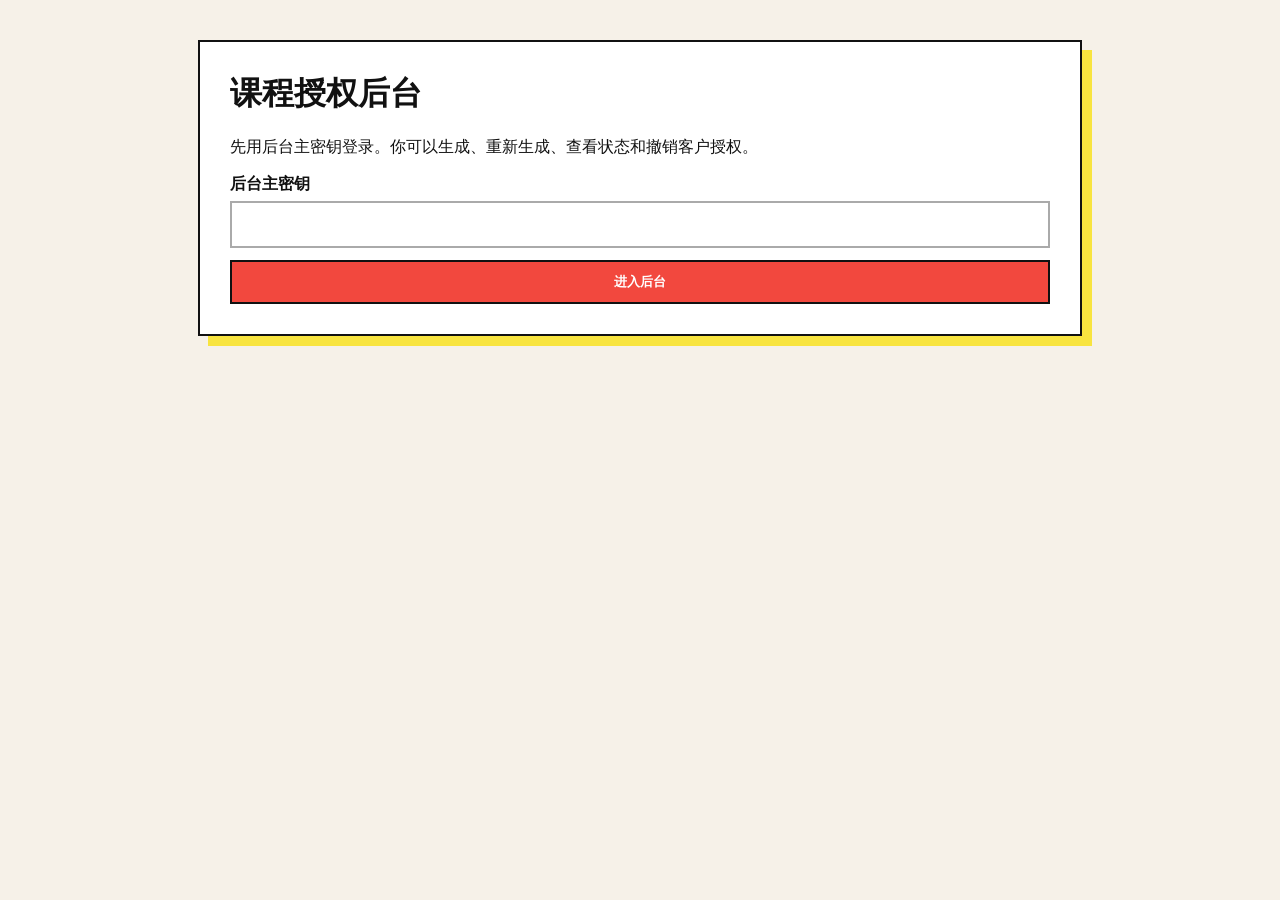
<file: admin.html>
<!doctype html><html lang="zh-CN"><meta charset="utf-8"><meta name="viewport" content="width=device-width,initial-scale=1"><title>课程授权后台</title>
<link rel="icon" href="assets/brand-mark-current.svg?v=20260828" type="image/svg+xml"><style>body{margin:0;padding:40px 18px;background:#f6f1e8;font-family:system-ui,"Microsoft YaHei",sans-serif;color:#111}.panel{max-width:820px;margin:auto;padding:30px;background:#fff;border:2px solid #111;box-shadow:10px 10px #f8e43f}h1{margin-top:0}form{display:grid;gap:12px}label{display:grid;gap:6px;font-weight:800}input{padding:12px;border:2px solid #aaa;font:inherit}button{padding:11px 16px;border:2px solid #111;background:#f2483e;color:#fff;font-weight:900;cursor:pointer}.secondary{background:#fff;color:#111}.hidden{display:none}.result{margin-top:20px;padding:18px;background:#111;color:#fff}.result code{color:#f8e43f;font-size:18px;word-break:break-all}.error{color:#c22;font-weight:800}.records{margin-top:28px;border-top:1px solid #ccc;padding-top:18px}.record{display:grid;grid-template-columns:1.4fr 1fr auto auto;gap:10px;align-items:center;padding:12px 0;border-bottom:1px solid #ddd}.muted{color:#777}@media(max-width:650px){.record{grid-template-columns:1fr}.panel{padding:22px}}</style>
<body><main class="panel"><h1>课程授权后台</h1><p>先用后台主密钥登录。你可以生成、重新生成、查看状态和撤销客户授权。</p><form id="login"><label>后台主密钥<input id="masterKey" type="password" required></label><button>进入后台</button></form><section id="workspace" class="hidden"><form id="generate"><label>客户手机号或邮箱<input id="identifier" required></label><button>生成 / 重新生成密钥</button></form><p id="error" class="error"></p><div id="result" class="result hidden">账号：<code id="outId"></code><br>新密钥：<code id="outKey"></code></div><section class="records"><strong>授权记录</strong><div id="records-list" class="muted">载入中…</div></section></section></main>
<script>const login=document.querySelector('#login'),workspace=document.querySelector('#workspace'),generate=document.querySelector('#generate'),error=document.querySelector('#error'),recordsList=document.querySelector('#records-list');async function loadRecords(){const r=await fetch('/api/admin/records');if(!r.ok){recordsList.textContent='无法读取授权记录';return}const data=await r.json();recordsList.innerHTML=data.records.length?data.records.sort((a,b)=>b.updatedAt.localeCompare(a.updatedAt)).map(x=>`<div class="record"><span>${x.identifier}</span><span>${x.status==='active'?'有效':'已撤销'} · ${new Date(x.updatedAt).toLocaleString()}</span><button class="secondary" data-revoke="${x.identifier}" ${x.status==='revoked'?'disabled':''}>撤销</button><button data-regenerate="${x.identifier}">重新生成</button></div>`).join(''):'暂无授权记录'}login.addEventListener('submit',async e=>{e.preventDefault();const r=await fetch('/api/admin/login',{method:'POST',headers:{'content-type':'application/json'},body:JSON.stringify({masterKey:document.querySelector('#masterKey').value})});if(!r.ok){error.textContent='后台主密钥不正确';return}login.classList.add('hidden');workspace.classList.remove('hidden');loadRecords()});generate.addEventListener('submit',async e=>{e.preventDefault();error.textContent='';const identifier=document.querySelector('#identifier').value.trim();const r=await fetch('/api/admin/generate',{method:'POST',headers:{'content-type':'application/json'},body:JSON.stringify({identifier})});const data=await r.json();if(!r.ok){error.textContent=data.message||'生成失败';return}document.querySelector('#outId').textContent=data.identifier;document.querySelector('#outKey').textContent=data.key;document.querySelector('#result').classList.remove('hidden');loadRecords()});recordsList.addEventListener('click',async e=>{const revoke=e.target.closest('[data-revoke]'),regen=e.target.closest('[data-regenerate]');if(revoke){if(!confirm('撤销后客户将无法继续登录，确定吗？'))return;await fetch('/api/admin/records',{method:'DELETE',headers:{'content-type':'application/json'},body:JSON.stringify({identifier:revoke.dataset.revoke})});loadRecords()}if(regen){document.querySelector('#identifier').value=regen.dataset.regenerate;generate.requestSubmit()}});</script></body></html>
</file>
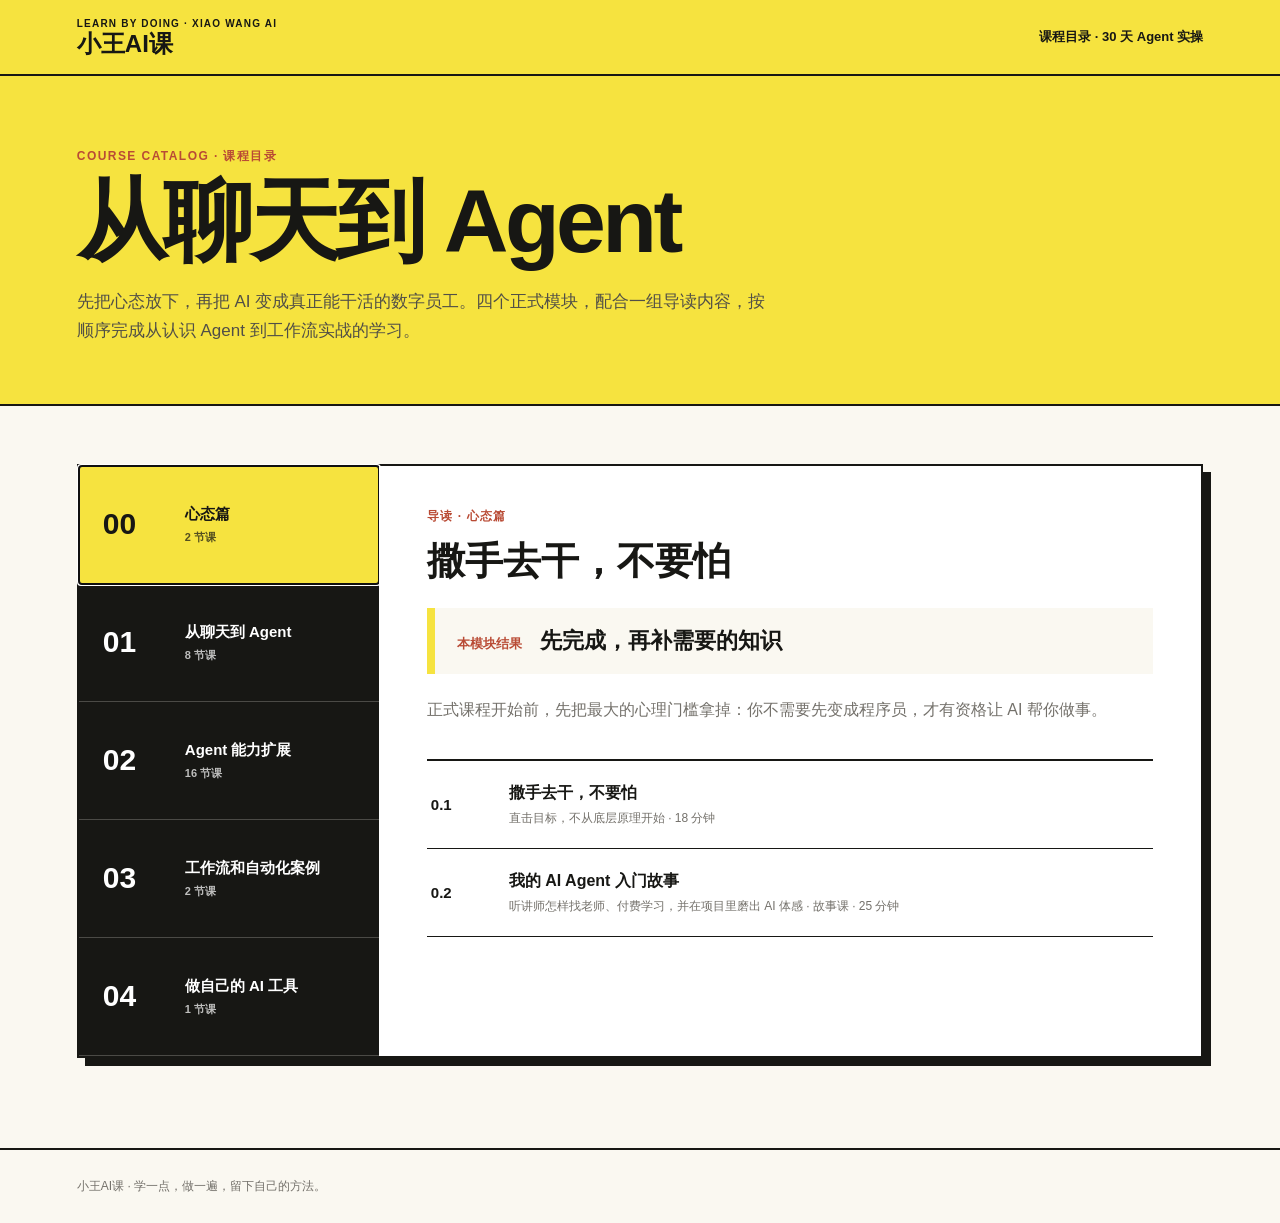
<file: course-catalog.html>
<!doctype html>
<html lang="zh-CN">
  <head>
    <meta charset="utf-8" />
    <meta name="viewport" content="width=device-width, initial-scale=1" />
    <meta name="description" content="小王AI课课程目录：从聊天到 Agent，逐步搭建自己的 AI 数字员工。" />
    <title>小王AI课｜课程目录</title>
    <style>
      :root {
        --ink: #171714;
        --muted: #74716b;
        --paper: #faf8f1;
        --paper-deep: #f0ede4;
        --yellow: #f6e33f;
        --green: #b8dfcc;
        --red: #b94b35;
        --line: 2px solid var(--ink);
        --shadow: 8px 8px 0 var(--ink);
      }
      * { box-sizing: border-box; }
      html { background: var(--paper); }
      body { margin: 0; color: var(--ink); background: var(--paper); font-family: Arial, "Microsoft YaHei", sans-serif; }
      button { font: inherit; }
      .topbar { display: flex; align-items: center; justify-content: space-between; min-height: 76px; padding: 14px 6vw; border-bottom: var(--line); background: var(--yellow); }
      .brand { color: var(--ink); text-decoration: none; }
      .brand small { display: block; margin-bottom: 3px; font-size: 10px; font-weight: 900; letter-spacing: .12em; }
      .brand strong { display: block; font-size: 24px; line-height: 1; }
      .topbar-note { font-size: 13px; font-weight: 800; }
      .hero { padding: 72px 6vw 58px; border-bottom: var(--line); background: var(--yellow); }
      .eyebrow { margin: 0 0 14px; color: var(--red); font-size: 12px; font-weight: 900; letter-spacing: .12em; }
      h1 { max-width: 800px; margin: 0; font-size: clamp(46px, 7vw, 104px); line-height: .95; letter-spacing: -.04em; }
      .hero p:last-child { max-width: 700px; margin: 24px 0 0; color: #514f47; font-size: 17px; line-height: 1.7; }
      .catalog-shell { width: min(1500px, 88vw); margin: 58px auto 90px; }
      .catalog { display: grid; grid-template-columns: 300px minmax(0, 1fr); border: var(--line); box-shadow: var(--shadow); background: white; }
      .module-nav { background: var(--ink); }
      .module-tab { width: 100%; min-height: 118px; display: grid; grid-template-columns: 66px minmax(0, 1fr); align-items: center; gap: 16px; padding: 20px 24px; color: white; text-align: left; border: 0; border-bottom: 1px solid #4b4a46; background: transparent; cursor: pointer; }
      .module-tab:hover { background: #292925; }
      .module-tab[aria-selected="true"] { color: var(--ink); background: var(--yellow); }
      .module-tab b { font-size: 30px; font-weight: 900; }
      .module-tab span { display: block; font-size: 15px; font-weight: 900; line-height: 1.35; }
      .module-tab small { display: block; margin-top: 5px; font-size: 11px; font-weight: 700; opacity: .72; }
      .module-content { padding: 42px 48px 28px; background: white; }
      .module-kicker { margin: 0 0 14px; color: var(--red); font-size: 12px; font-weight: 900; letter-spacing: .1em; }
      .module-content h2 { margin: 0; font-size: clamp(27px, 3vw, 42px); line-height: 1.12; }
      .module-result { display: flex; align-items: baseline; gap: 18px; margin: 26px 0 22px; padding: 18px 22px; border-left: 8px solid var(--yellow); background: var(--paper); }
      .module-result span { color: var(--red); font-size: 13px; font-weight: 900; }
      .module-result strong { font-size: 22px; }
      .module-description { max-width: 780px; margin: 0 0 34px; color: var(--muted); font-size: 16px; line-height: 1.8; }
      .lesson-list { margin: 0; padding: 0; list-style: none; border-top: var(--line); }
      .lesson-item { display: grid; grid-template-columns: 60px minmax(0, 1fr); gap: 18px; align-items: center; min-height: 88px; padding: 16px 4px; border-bottom: 1px solid var(--ink); }
      .lesson-no { font-size: 15px; font-weight: 900; }
      .lesson-item strong { display: block; margin-bottom: 5px; font-size: 16px; line-height: 1.45; }
      .lesson-item small { display: block; color: var(--muted); font-size: 12px; line-height: 1.5; }
      .lesson-group { display: flex; align-items: center; gap: 10px; min-height: 40px; margin-top: 16px; padding: 0 12px; border-block: 1px solid var(--ink); background: var(--paper-deep); font-size: 13px; font-weight: 900; }
      .lesson-group:first-child { margin-top: 0; }
      .lesson-group::before { content: ""; width: 8px; height: 21px; background: var(--ink); }
      .lesson-group small { margin-left: auto; color: var(--muted); font-size: 11px; font-weight: 700; }
      .lesson-group.skills { background: #fff6a6; }
      .lesson-group.skills::before { background: var(--yellow); }
      .lesson-group.knowledge { background: #dcefe8; }
      .lesson-group.knowledge::before { background: #2b9b70; }
      .lesson-group.browser { background: #f8dfd5; }
      .lesson-group.browser::before { background: var(--red); }
      .footer { padding: 28px 6vw; border-top: var(--line); color: var(--muted); font-size: 12px; }
      @media (max-width: 800px) {
        .topbar { padding-inline: 20px; }
        .topbar-note { display: none; }
        .hero { padding: 48px 20px 40px; }
        .catalog-shell { width: auto; margin: 28px 16px 60px; }
        .catalog { display: block; box-shadow: 4px 4px 0 var(--ink); }
        .module-nav { display: grid; grid-template-columns: repeat(5, minmax(128px, 1fr)); overflow-x: auto; }
        .module-tab { min-height: 100px; grid-template-columns: 1fr; gap: 4px; padding: 14px 13px; }
        .module-tab b { font-size: 22px; }
        .module-tab span { font-size: 12px; }
        .module-tab small { font-size: 10px; }
        .module-content { padding: 28px 18px 18px; }
        .module-result { display: block; padding: 14px 16px; }
        .module-result strong { display: block; margin-top: 6px; font-size: 19px; }
        .lesson-item { grid-template-columns: 44px minmax(0, 1fr); gap: 10px; min-height: 82px; }
        .lesson-item strong { font-size: 14px; }
        .lesson-item small { font-size: 11px; }
      }
    </style>
  </head>
  <body>
    <header class="topbar">
      <a class="brand" href="course-catalog.html"><small>LEARN BY DOING · XIAO WANG AI</small><strong>小王AI课</strong></a>
      <span class="topbar-note">课程目录 · 30 天 Agent 实操</span>
    </header>
    <section class="hero">
      <p class="eyebrow">COURSE CATALOG · 课程目录</p>
      <h1>从聊天到 Agent</h1>
      <p>先把心态放下，再把 AI 变成真正能干活的数字员工。四个正式模块，配合一组导读内容，按顺序完成从认识 Agent 到工作流实战的学习。</p>
    </section>
    <main class="catalog-shell">
      <div class="catalog">
        <nav class="module-nav" id="module-nav" aria-label="课程模块"></nav>
        <section class="module-content" aria-live="polite">
          <p class="module-kicker" id="module-kicker"></p>
          <h2 id="module-title"></h2>
          <div class="module-result"><span>本模块结果</span><strong id="module-result"></strong></div>
          <p class="module-description" id="module-description"></p>
          <ol class="lesson-list" id="lesson-list"></ol>
        </section>
      </div>
    </main>
    <footer class="footer">小王AI课 · 学一点，做一遍，留下自己的方法。</footer>
    <script>
      const modules = [
        { no: "00", label: "心态篇", title: "撒手去干，不要怕", result: "先完成，再补需要的知识", description: "正式课程开始前，先把最大的心理门槛拿掉：你不需要先变成程序员，才有资格让 AI 帮你做事。", lessons: [
          ["0.1", "撒手去干，不要怕", "直击目标，不从底层原理开始 · 18 分钟"],
          ["0.2", "我的 AI Agent 入门故事", "听讲师怎样找老师、付费学习，并在项目里磨出 AI 体感 · 故事课 · 25 分钟"]
        ] },
        { no: "01", label: "从聊天到 Agent", title: "从聊天到 Agent", result: "让 AI 成为你的第一个数字员工", description: "这一模块不急着安装一堆工具。我们从真正会遇到的困惑出发：Agent 和聊天有什么不同、工具怎么选、为什么会跑偏，以及怎样安全地把第一件事交出去。", lessons: [
          ["1.1", "你的 AI 只会聊天，还是能干活？", "现场看 AI 把一件真事干完：整理桌面、清理 C 盘、检查网速 · 25 分钟"],
          ["1.2", "给你的 AI 员工办入职：装好三个工具", "先挑优秀员工：用 Codex、WorkBuddy、豆包工作各跑通一件擅长的事 · 35 分钟"],
          ["1.3", "Codex：老板的心头肉", "官方安装与麒麟中转站接入：充值、兑换、密钥配置一次讲清 · 40 分钟"],
          ["1.4", "老板怎么派活：把活交代漂亮", "先说意图，再谈做法：用七要素把活交代清楚，先让 AI 做到 70 分以上 · 30 分钟"],
          ["1.5", "让 Agent 员工掌握 72 变，插上翅膀", "先完成，再完美：认识浏览器自动化、MCP、Skill、知识库四样翅膀 · 35 分钟"],
          ["1.6", "让 Agent 7×24 小时替你干活", "定时任务到点自动开工 + 多任务并行同时干——你睡觉，它干活 · 25 分钟"],
          ["1.7", "用 CC Switch 切换员工，降低 Agent 使用成本", "用 CC Switch 切换数字员工：在 Codex 里接入 DeepSeek 和其他供应商 · 40 分钟"],
          ["1.8", "GitHub 的神奇用法", "保存工作记录、获取 Skill、发现优秀 AI 项目，还能把网站上线 · 55 分钟"]
        ] },
        { no: "02", label: "Agent 能力扩展", title: "Agent 能力扩展", result: "让 Agent 具备可复用、可调用的能力", description: "从会用 Agent 到让 Agent 真正能干活：逐步补齐上下文、Skill、知识库与浏览器自动化能力。", groups: [
          { label: "模块导读", className: "orientation", count: 2 }, { label: "Skills 进阶", className: "skills", count: 7 }, { label: "知识库进阶", className: "knowledge", count: 4 }, { label: "浏览器自动化进阶", className: "browser", count: 3 }
        ], lessons: [
          ["2.1", "导读：让 Agent 学会 72 变，插上翅膀", "先看懂 Skill、知识库、上下文和浏览器自动化各自解决什么问题 · 15 分钟", "模块导读"],
          ["2.2", "给足上下文：截图大法，让 AI 快速定位问题", "用参考图说明目标，用标注图指出不满，让 AI 少猜一步 · 30 分钟", "模块导读"],
          ["2.3", "Skill进阶：为什么 Skill 这么神奇？", "把别人的经验、品味和方法复用到自己的 Agent · 30 分钟", "Skills 进阶"],
          ["2.4", "Skill 的技能：无痛使用 Skills 技能", "获取 Skill 技能的四种方式 · 35 分钟", "Skills 进阶"],
          ["2.5", "Skills 进阶：无痛制作 Skills 技能，做出专属的技能", "先跑一遍，再沉淀：把一套稳定方法变成 Agent 的专属技能 · 35 分钟", "Skills 进阶"],
          ["2.6", "Skill进阶：把一本书蒸馏成 Skill", "不用读完，让 AI 把书里的方法论变成可执行的技能 · 30 分钟", "Skills 进阶"],
          ["2.7", "Skill进阶：把一个大 V 蒸馏成 Skill", "分析博主的选题/风格/结构，变成你自己的写作助手 · 30 分钟", "Skills 进阶"],
          ["2.8", "Skill进阶：别从零造，把别人的 Skill 改成你的", "好 Skill 直接拿来用，只改你真正忍不了的 5%—10% · 25 分钟", "Skills 进阶"],
          ["2.9", "Skill进阶：如何团队共享一个 Skill", "GitHub 中央仓库维护唯一最新版本，团队成员同步到自己的 Agent · 30 分钟", "Skills 进阶"],
          ["2.10", "知识库进阶：为什么要学习知识库？", "从收藏夹到 Agent 的工作底座：先定义要解决的任务 · 20 分钟", "知识库进阶"],
          ["2.11", "知识库进阶：为什么我们要选择 Obsidian？", "Obsidian 只是编辑器，本地 Markdown 才是底座 · 25 分钟", "知识库进阶"],
          ["2.12", "知识库进阶：让外部素材自动流进来", "从收件箱到正式知识：筛选、落盘、复核、归档 · 25 分钟", "知识库进阶"],
          ["2.13", "知识库进阶：让 Agent 读你的知识库", "目录是地图，README 是路牌，Agent 先读规则再找文件 · 30 分钟", "知识库进阶"],
          ["2.14", "浏览器自动化进阶：让你的收藏宝贝信息二次利用", "从 Twitter 书签、抖音和小红书收藏里提炼好内容，交给 Agent 分析并沉淀 · 35 分钟", "浏览器自动化进阶"],
          ["2.15", "浏览器自动化进阶：监控变化自动提醒", "盯一个页面，变了就通知你——抢课/比价/盯更新 · 25 分钟", "浏览器自动化进阶"],
          ["2.16", "浏览器自动化进阶：操作网页后台与发布", "没有 API 的网站也能操作：填表、发布、批量处理 · 25 分钟", "浏览器自动化进阶"]
        ] },
        { no: "03", label: "工作流和自动化案例", title: "工作流和自动化案例", result: "把重复的事交出去，一次搭好反复用", description: "识别真正值得自动化的环节，设计输入、处理、检查与交付，让 AI 不再每次从头猜。", lessons: [["3.1", "从0~1跑通AI自媒体内容流程", "把 Agent、Skill、知识库和浏览器自动化串起来，完整跑通一次内容生产 · 40 分钟"], ["3.2", "人在外面玩，活照样干：手机自动化办公", "Codex + 浏览器自动化 + 悠悠远程 + 一部手机，边溜达边把活干完 · 22 分钟"]] },
        { no: "04", label: "做自己的 AI 工具", title: "做自己的 AI 工具", result: "从一个真实问题做到一个能用的第一版", description: "把一句话需求做成一个能跑、能发给别人、能上线的真实产品。", lessons: [["4.1", "小白也能用 Agent 做出微信小程序", "从一句话需求到真机可用的微信小程序，全程不用写代码 · 40 分钟"]] }
      ];
      const nav = document.querySelector("#module-nav");
      const title = document.querySelector("#module-title");
      const kicker = document.querySelector("#module-kicker");
      const result = document.querySelector("#module-result");
      const description = document.querySelector("#module-description");
      const list = document.querySelector("#lesson-list");
      function render(index) {
        const module = modules[index];
        nav.innerHTML = modules.map((item, itemIndex) => `<button class="module-tab" type="button" role="tab" aria-selected="${itemIndex === index}" data-module="${itemIndex}"><b>${item.no}</b><span>${item.label}<small>${item.lessons.length} 节课</small></span></button>`).join("");
        kicker.textContent = index === 0 ? "导读 · 心态篇" : `模块 ${module.no} · ${module.label}`;
        title.textContent = module.title;
        result.textContent = module.result;
        description.textContent = module.description;
        let lastGroup = "";
        list.innerHTML = module.lessons.map(lesson => {
          const group = lesson[3];
          const groupData = module.groups?.find(item => item.label === group);
          const groupMarkup = group && group !== lastGroup ? `<li class="lesson-group ${groupData?.className || ""}"><strong>${group}</strong><small>${groupData?.count || ""} 节课</small></li>` : "";
          lastGroup = group || lastGroup;
          return `${groupMarkup}<li class="lesson-item"><span class="lesson-no">${lesson[0]}</span><span><strong>${lesson[1]}</strong><small>${lesson[2]}</small></span></li>`;
        }).join("");
        nav.querySelector(`[data-module="${index}"]`).focus({ preventScroll: true });
      }
      nav.addEventListener("click", event => { const button = event.target.closest("[data-module]"); if (button) render(Number(button.dataset.module)); });
      render(0);
    </script>
  </body>
</html>
</file>
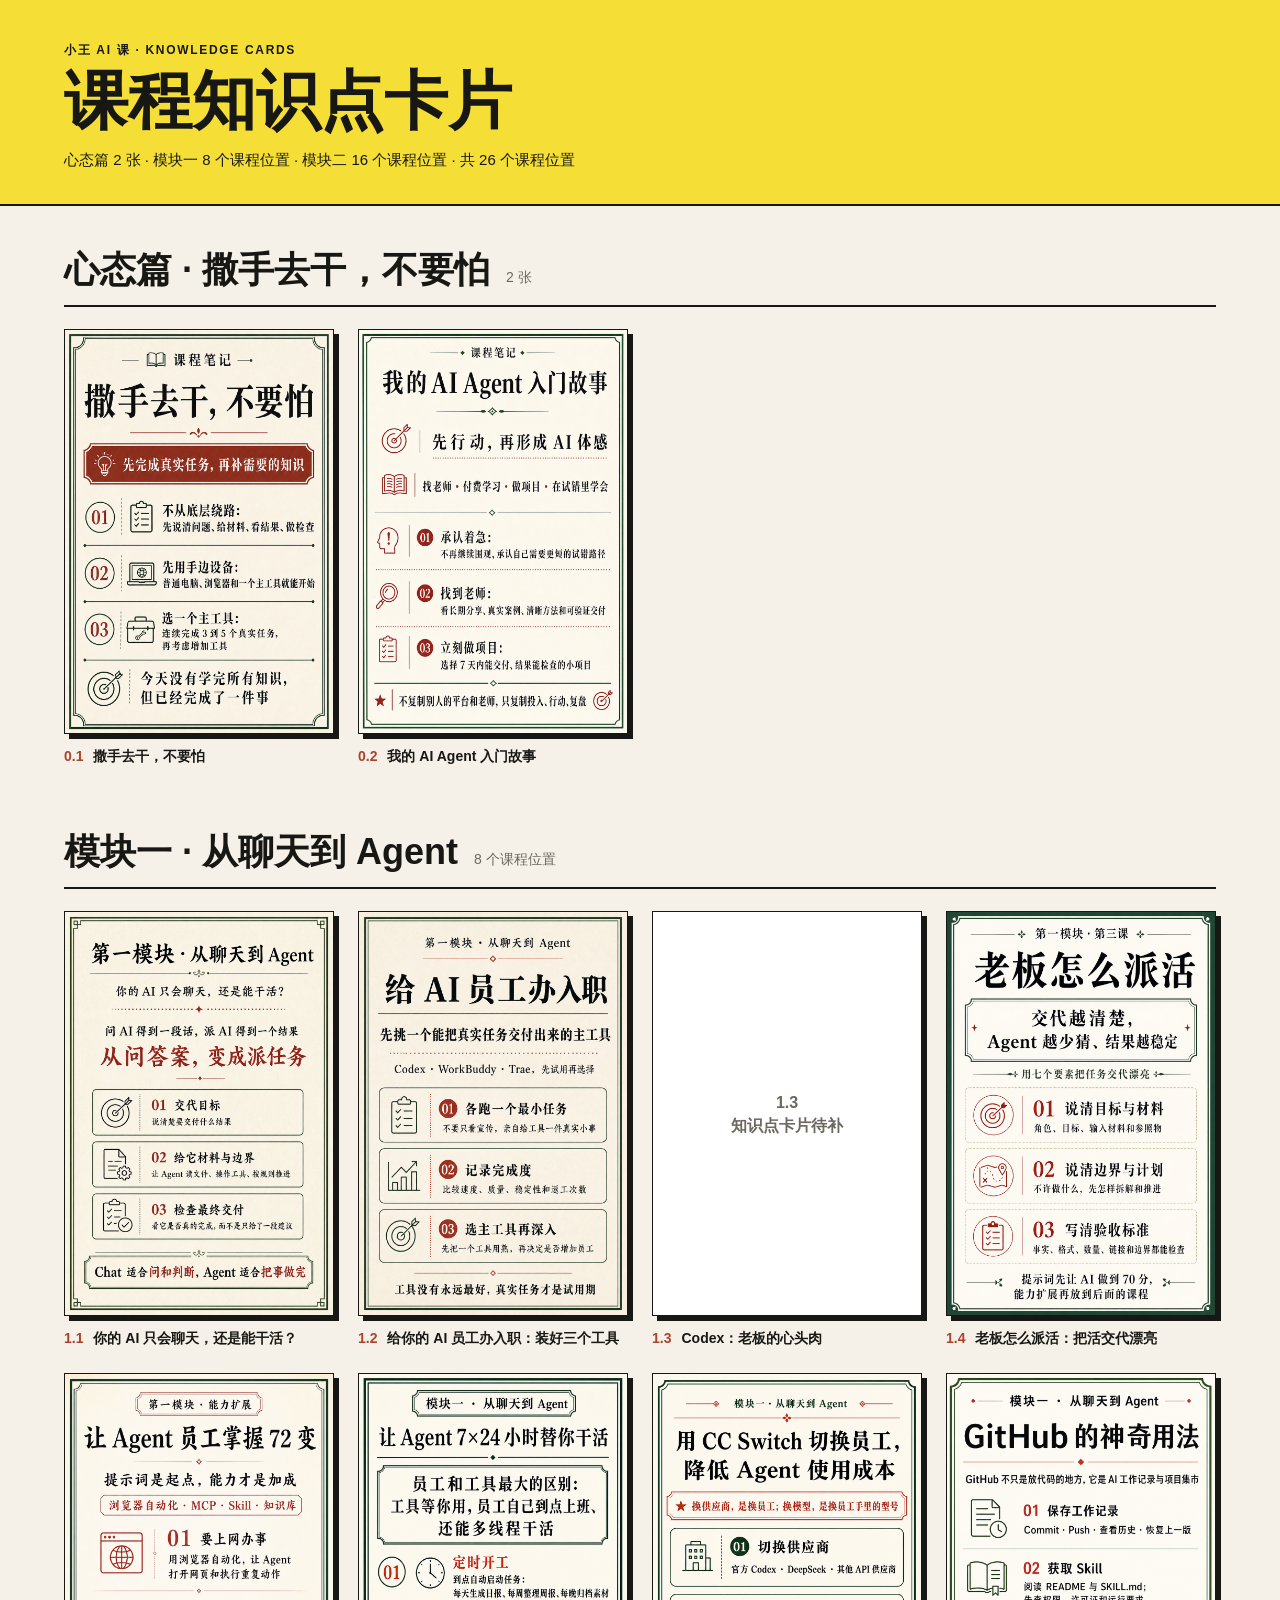
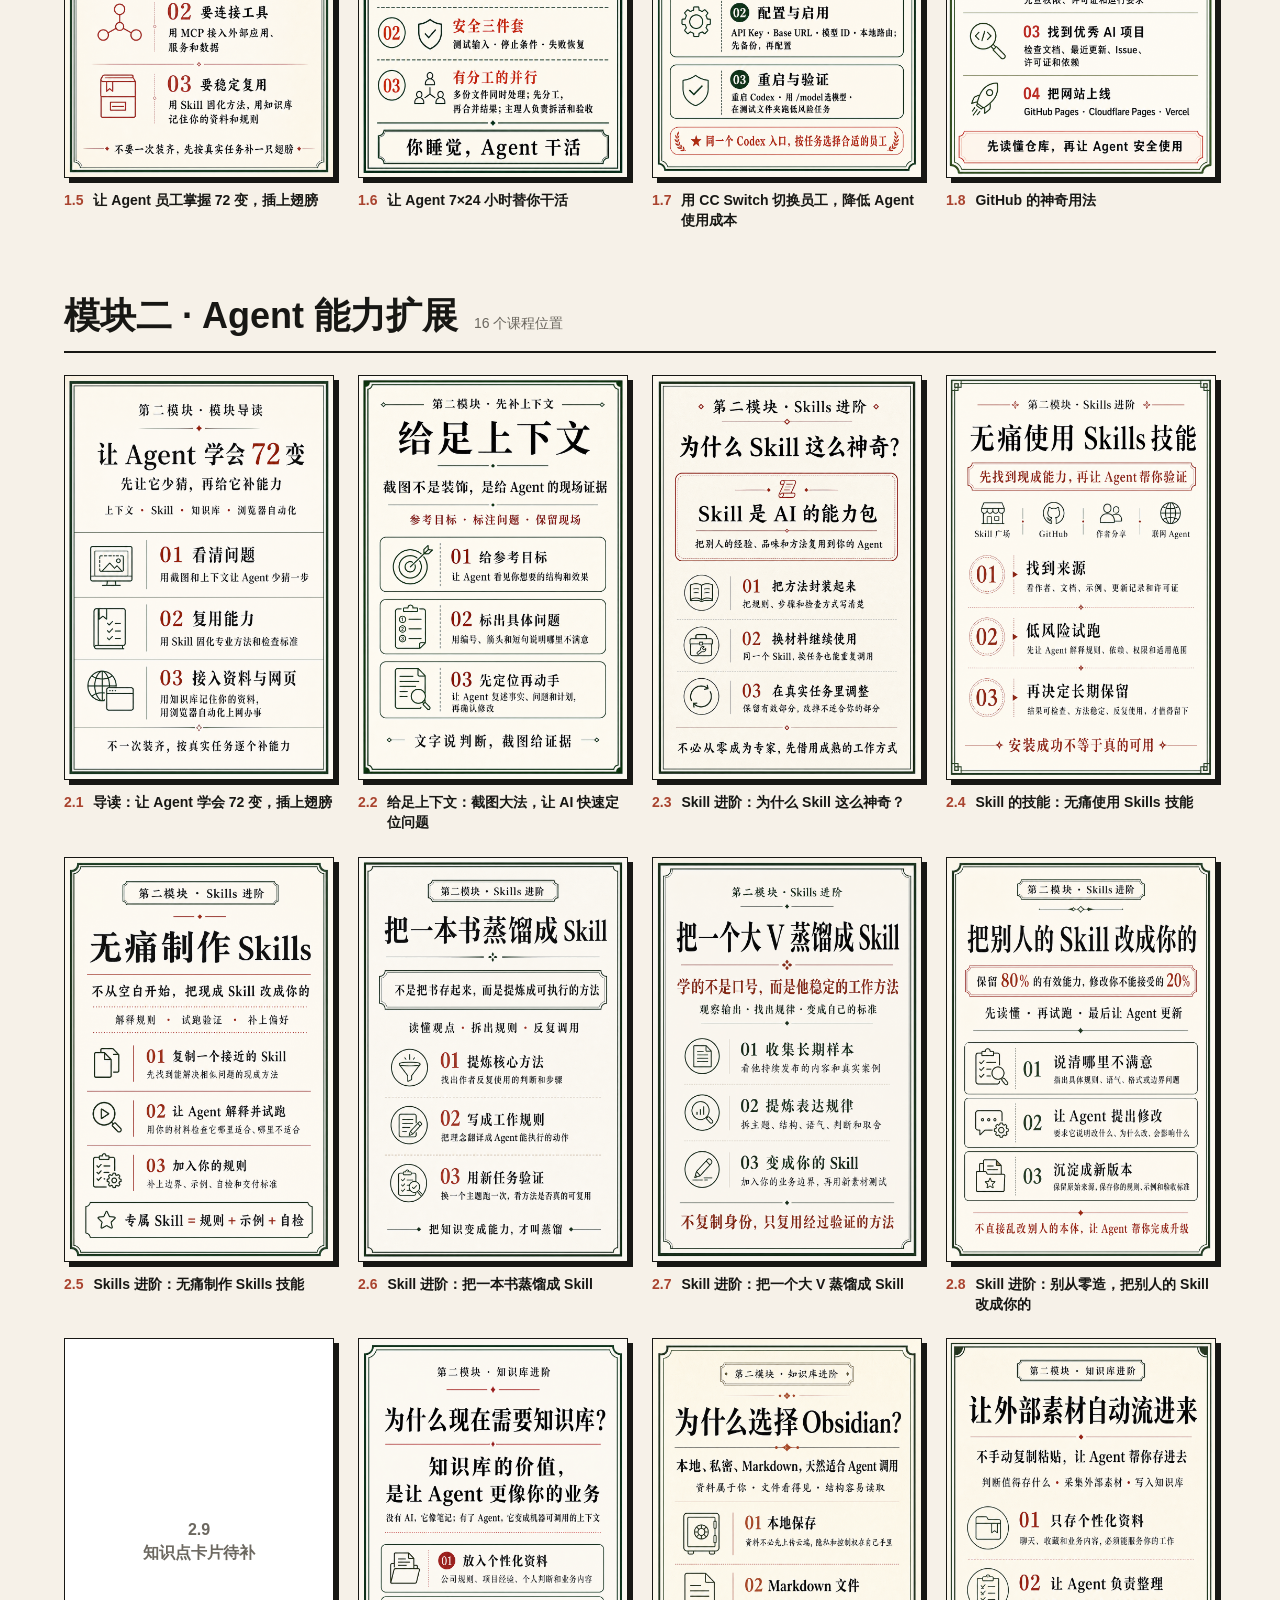
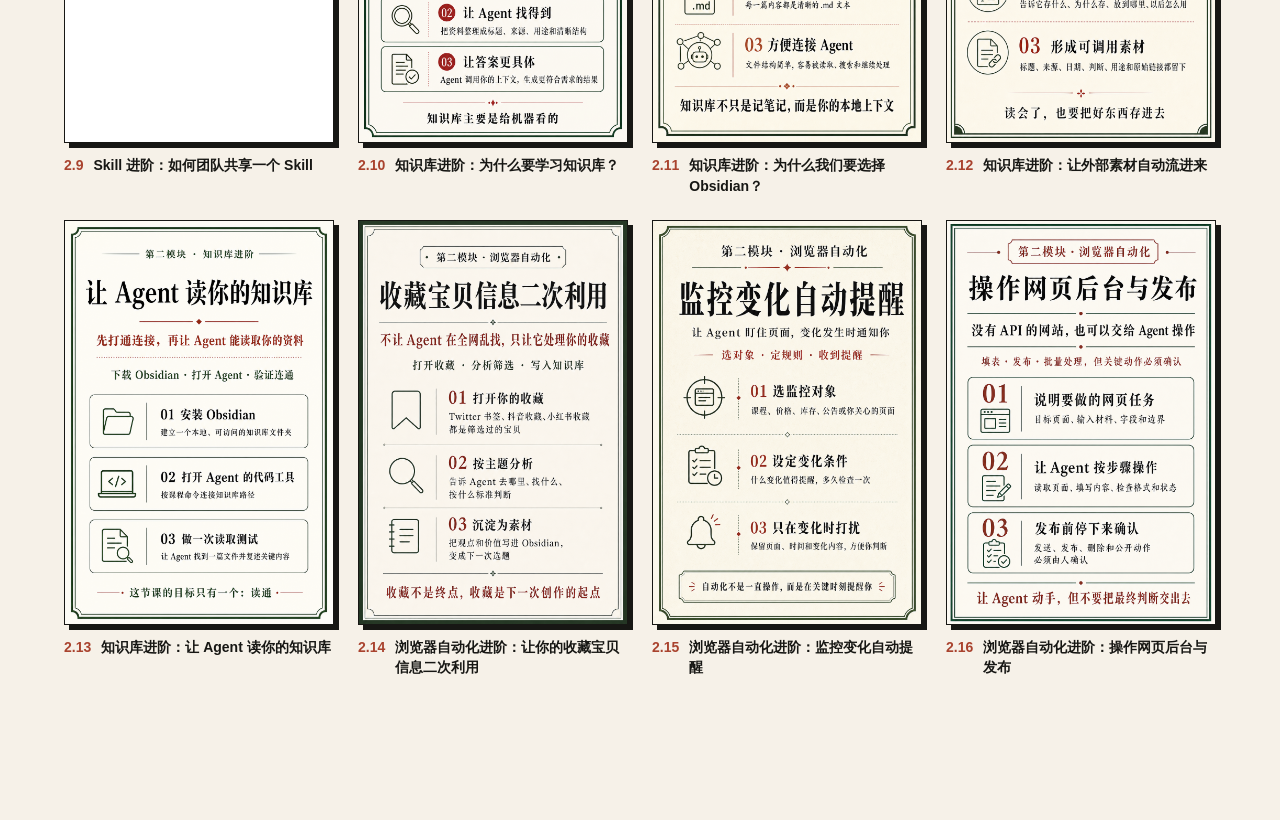
<file: preview-cards.html>
<!doctype html>
<html lang="zh-CN">
  <head>
    <meta charset="utf-8" />
    <meta name="viewport" content="width=device-width, initial-scale=1" />
    <title>课程知识点卡片预览</title>
    <style>
      :root { color-scheme: light; --ink: #171714; --paper: #f6f1e8; --yellow: #f5df36; }
      * { box-sizing: border-box; }
      body { margin: 0; color: var(--ink); background: var(--paper); font-family: Arial, "Microsoft YaHei", sans-serif; }
      header { padding: 42px 5vw 34px; border-bottom: 2px solid var(--ink); background: var(--yellow); }
      header p { margin: 0 0 10px; font-size: 12px; font-weight: 800; letter-spacing: .14em; }
      h1 { margin: 0; font-size: clamp(30px, 5vw, 64px); line-height: 1; }
      header small { display: block; margin-top: 18px; font-size: 15px; }
      main { width: min(1500px, 90vw); margin: 0 auto; padding: 40px 0 80px; }
      section { margin-bottom: 62px; }
      .section-head { display: flex; align-items: baseline; gap: 16px; margin-bottom: 22px; border-bottom: 2px solid var(--ink); }
      .section-head h2 { margin: 0 0 10px; font-size: clamp(22px, 3vw, 36px); }
      .section-head span { color: #6c6860; font-size: 14px; }
      .grid { display: grid; grid-template-columns: repeat(4, minmax(0, 1fr)); gap: 24px; }
      figure { margin: 0; }
      .card { display: block; width: 100%; aspect-ratio: 2 / 3; object-fit: cover; background: #fff; border: 1px solid var(--ink); box-shadow: 5px 5px 0 var(--ink); }
      .card-placeholder { display: grid; place-items: center; padding: 24px; color: #6c6860; text-align: center; font-size: 16px; font-weight: 800; line-height: 1.45; }
      figcaption { display: flex; gap: 10px; align-items: flex-start; padding-top: 12px; font-size: 14px; line-height: 1.45; font-weight: 700; }
      figcaption b { flex: 0 0 auto; color: #a9432e; }
      @media (max-width: 1000px) { .grid { grid-template-columns: repeat(3, minmax(0, 1fr)); } }
      @media (max-width: 680px) { header { padding: 28px 20px; } main { width: auto; margin: 0 20px; padding-top: 28px; } .grid { grid-template-columns: repeat(2, minmax(0, 1fr)); gap: 18px 14px; } .card { box-shadow: 3px 3px 0 var(--ink); } figcaption { font-size: 12px; gap: 6px; } }
    </style>
  </head>
  <body>
    <header>
      <p>小王 AI 课 · KNOWLEDGE CARDS</p>
      <h1>课程知识点卡片</h1>
      <small>心态篇 2 张 · 模块一 8 个课程位置 · 模块二 16 个课程位置 · 共 26 个课程位置</small>
    </header>
    <main>
      <section>
        <div class="section-head"><h2>心态篇 · 撒手去干，不要怕</h2><span>2 张</span></div>
        <div class="grid">
          <figure><img class="card" src="assets/knowledge-cards/lesson-01.png?v=20260825-1636" alt="0.1 撒手去干，不要怕" /><figcaption><b>0.1</b><span>撒手去干，不要怕</span></figcaption></figure>
          <figure><img class="card" src="assets/knowledge-cards/lesson-02.png?v=20260825-1636" alt="0.2 我的 AI Agent 入门故事" /><figcaption><b>0.2</b><span>我的 AI Agent 入门故事</span></figcaption></figure>
        </div>
      </section>
      <section>
        <div class="section-head"><h2>模块一 · 从聊天到 Agent</h2><span>8 个课程位置</span></div>
        <div class="grid">
          <figure><img class="card" src="assets/knowledge-cards/lesson-04.png" alt="1.1 你的 AI 只会聊天，还是能干活" /><figcaption><b>1.1</b><span>你的 AI 只会聊天，还是能干活？</span></figcaption></figure>
          <figure><img class="card" src="assets/knowledge-cards/lesson-05.png" alt="1.2 给你的 AI 员工办入职" /><figcaption><b>1.2</b><span>给你的 AI 员工办入职：装好三个工具</span></figcaption></figure>
          <figure><div class="card card-placeholder">1.3<br />知识点卡片待补</div><figcaption><b>1.3</b><span>Codex：老板的心头肉</span></figcaption></figure>
          <figure><img class="card" src="assets/knowledge-cards/lesson-06.png" alt="1.4 老板怎么派活" /><figcaption><b>1.4</b><span>老板怎么派活：把活交代漂亮</span></figcaption></figure>
          <figure><img class="card" src="assets/knowledge-cards/lesson-07.png" alt="1.5 让 Agent 员工掌握 72 变" /><figcaption><b>1.5</b><span>让 Agent 员工掌握 72 变，插上翅膀</span></figcaption></figure>
          <figure><img class="card" src="assets/knowledge-cards/lesson-08.png" alt="1.6 让 Agent 7x24 小时替你干活" /><figcaption><b>1.6</b><span>让 Agent 7×24 小时替你干活</span></figcaption></figure>
          <figure><img class="card" src="assets/knowledge-cards/lesson-09.png" alt="1.7 用 CC Switch 切换员工" /><figcaption><b>1.7</b><span>用 CC Switch 切换员工，降低 Agent 使用成本</span></figcaption></figure>
          <figure><img class="card" src="assets/knowledge-cards/lesson-10.png" alt="1.8 GitHub 的神奇用法" /><figcaption><b>1.8</b><span>GitHub 的神奇用法</span></figcaption></figure>
        </div>
      </section>
      <section>
        <div class="section-head"><h2>模块二 · Agent 能力扩展</h2><span>16 个课程位置</span></div>
        <div class="grid">
          <figure><img class="card" src="assets/knowledge-cards/lesson-11.png" alt="2.1 导读" /><figcaption><b>2.1</b><span>导读：让 Agent 学会 72 变，插上翅膀</span></figcaption></figure>
          <figure><img class="card" src="assets/knowledge-cards/lesson-12.png" alt="2.2 给足上下文" /><figcaption><b>2.2</b><span>给足上下文：截图大法，让 AI 快速定位问题</span></figcaption></figure>
          <figure><img class="card" src="assets/knowledge-cards/lesson-13.png" alt="2.3 为什么 Skill 这么神奇" /><figcaption><b>2.3</b><span>Skill 进阶：为什么 Skill 这么神奇？</span></figcaption></figure>
          <figure><img class="card" src="assets/knowledge-cards/lesson-14.png" alt="2.4 无痛使用 Skills 技能" /><figcaption><b>2.4</b><span>Skill 的技能：无痛使用 Skills 技能</span></figcaption></figure>
          <figure><img class="card" src="assets/knowledge-cards/lesson-15.png" alt="2.5 无痛制作 Skills 技能" /><figcaption><b>2.5</b><span>Skills 进阶：无痛制作 Skills 技能</span></figcaption></figure>
          <figure><img class="card" src="assets/knowledge-cards/lesson-16.png" alt="2.6 把一本书蒸馏成 Skill" /><figcaption><b>2.6</b><span>Skill 进阶：把一本书蒸馏成 Skill</span></figcaption></figure>
          <figure><img class="card" src="assets/knowledge-cards/lesson-17.png" alt="2.7 把一个大 V 蒸馏成 Skill" /><figcaption><b>2.7</b><span>Skill 进阶：把一个大 V 蒸馏成 Skill</span></figcaption></figure>
          <figure><img class="card" src="assets/knowledge-cards/lesson-18.png" alt="2.8 把别人的 Skill 改成你的" /><figcaption><b>2.8</b><span>Skill 进阶：别从零造，把别人的 Skill 改成你的</span></figcaption></figure>
          <figure><div class="card card-placeholder">2.9<br />知识点卡片待补</div><figcaption><b>2.9</b><span>Skill 进阶：如何团队共享一个 Skill</span></figcaption></figure>
          <figure><img class="card" src="assets/knowledge-cards/lesson-19.png" alt="2.10 为什么要学习知识库" /><figcaption><b>2.10</b><span>知识库进阶：为什么要学习知识库？</span></figcaption></figure>
          <figure><img class="card" src="assets/knowledge-cards/lesson-20.png" alt="2.11 为什么选择 Obsidian" /><figcaption><b>2.11</b><span>知识库进阶：为什么我们要选择 Obsidian？</span></figcaption></figure>
          <figure><img class="card" src="assets/knowledge-cards/lesson-22.png" alt="2.12 让外部素材自动流进来" /><figcaption><b>2.12</b><span>知识库进阶：让外部素材自动流进来</span></figcaption></figure>
          <figure><img class="card" src="assets/knowledge-cards/lesson-21.png" alt="2.13 让 Agent 读你的知识库" /><figcaption><b>2.13</b><span>知识库进阶：让 Agent 读你的知识库</span></figcaption></figure>
          <figure><img class="card" src="assets/knowledge-cards/lesson-23.png" alt="2.14 收藏宝贝信息二次利用" /><figcaption><b>2.14</b><span>浏览器自动化进阶：让你的收藏宝贝信息二次利用</span></figcaption></figure>
          <figure><img class="card" src="assets/knowledge-cards/lesson-24.png" alt="2.15 监控变化自动提醒" /><figcaption><b>2.15</b><span>浏览器自动化进阶：监控变化自动提醒</span></figcaption></figure>
          <figure><img class="card" src="assets/knowledge-cards/lesson-25.png" alt="2.16 操作网页后台与发布" /><figcaption><b>2.16</b><span>浏览器自动化进阶：操作网页后台与发布</span></figcaption></figure>
        </div>
      </section>
    </main>
  </body>
</html>
</file>
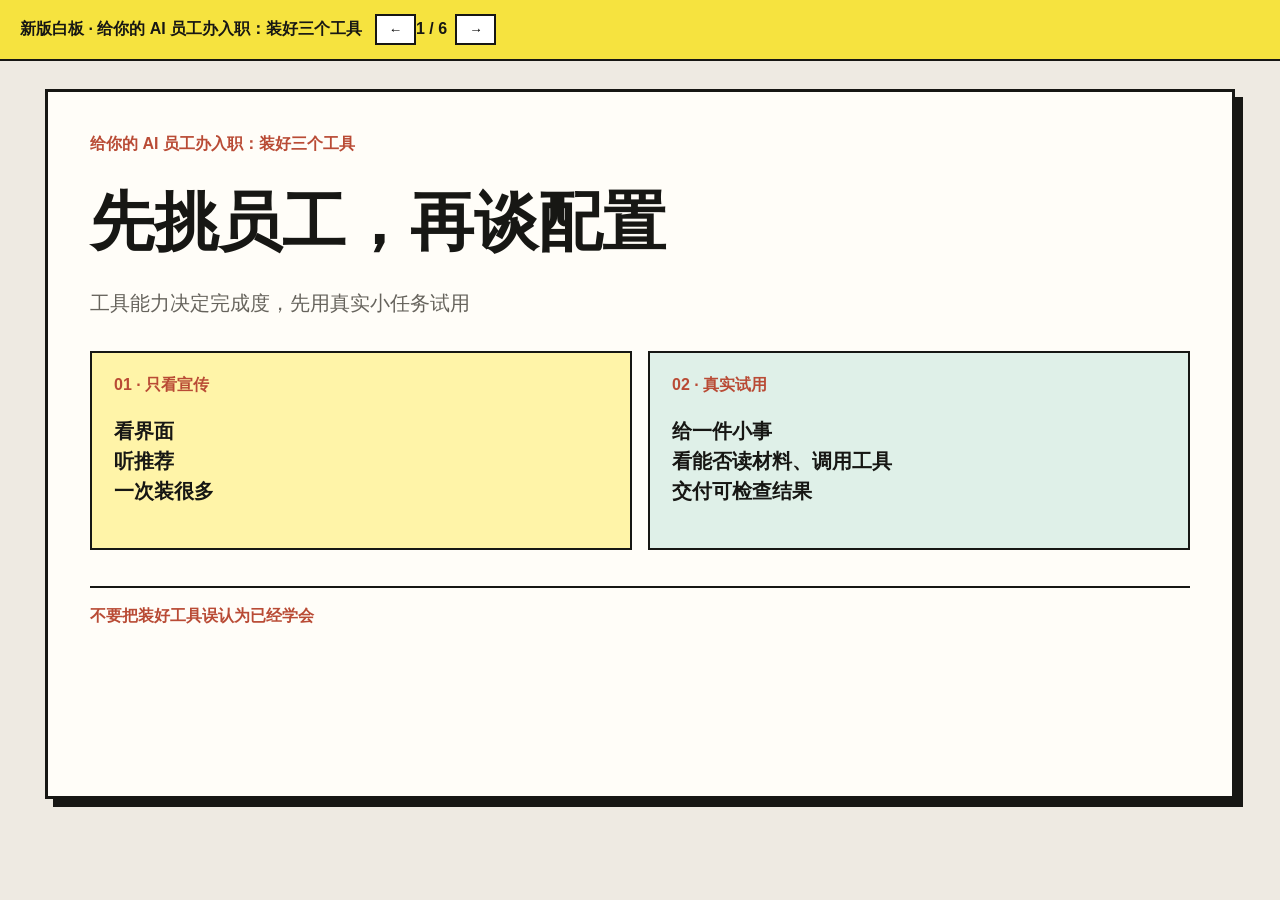
<file: excalidraw/preview-1_1_2.html>
<!doctype html><meta charset="utf-8"><title>给你的 AI 员工办入职：装好三个工具</title>
<style>body{margin:0;background:#eeeae2;font-family:Arial,"Microsoft YaHei",sans-serif;color:#171714}.bar{position:sticky;top:0;background:#f6e33f;border-bottom:2px solid #171714;padding:14px 20px;font-weight:900}.bar button{margin-left:8px;padding:6px 12px;border:2px solid #171714;background:white;font-weight:900}.board{width:min(1100px,88vw);margin:28px auto;padding:42px;min-height:620px;background:#fffdf8;border:3px solid #171714;box-shadow:8px 8px #171714}.k{color:#b94b35;font-weight:900}.t{font-size:clamp(30px,5vw,64px);font-weight:900;margin:24px 0}.s{font-size:20px;color:#66635c}.grid{display:grid;grid-template-columns:repeat(2,1fr);gap:16px;margin-top:34px}.c{padding:22px;border:2px solid #171714;background:#fff4a8;min-height:100px}.c:nth-child(2n){background:#dff0e8}.c b{color:#b94b35}.c p{font-size:20px;font-weight:800;line-height:1.5}.f{margin-top:36px;padding-top:18px;border-top:2px solid #171714;color:#b94b35;font-weight:900}@media(max-width:700px){.board{padding:24px}.grid{grid-template-columns:1fr}.s{font-size:16px}}</style>
<div class="bar">新版白板 · 给你的 AI 员工办入职：装好三个工具 <button id="p">←</button><span id="n"></span><button id="q">→</button></div><main id="a"></main>
<script>let x,i=0;const a=document.querySelector('#a'),n=document.querySelector('#n'),e=s=>String(s||'').replace(/[&<>]/g,m=>({'&':'&amp;','<':'&lt;','>':'&gt;'}[m]));function r(){const z=x.screens[i],l=z.layout;let items=l.type==='comparison'?[l.left,l.right]:l.cards||l.steps||l.items?.map(v=>({title:v,body:''}))||l.rows?.flat().map(v=>({title:'重点',body:v}))||l.lines?.map(v=>({title:'带走一句话',body:v}))||[];a.innerHTML='<section class="board"><div class="k">'+e(x.title)+'</div><div class="t">'+e(z.title)+'</div><div class="s">'+e(z.subtitle)+'</div><div class="grid">'+items.map((v,j)=>'<div class="c"><b>'+String(j+1).padStart(2,'0')+' · '+e(v.title)+'</b><p>'+e(v.body).replaceAll('\n','<br>')+'</p></div>').join('')+'</div><div class="f">'+e(l.footer)+'</div></section>';n.textContent=(i+1)+' / '+x.screens.length}p.onclick=()=>{i=(i+5)%6;r()};q.onclick=()=>{i=(i+1)%6;r()};fetch('给你的 AI 员工办入职：装好三个工具.spec.json').then(r=>r.json()).then(v=>{x=v;r()});</script>
</file>
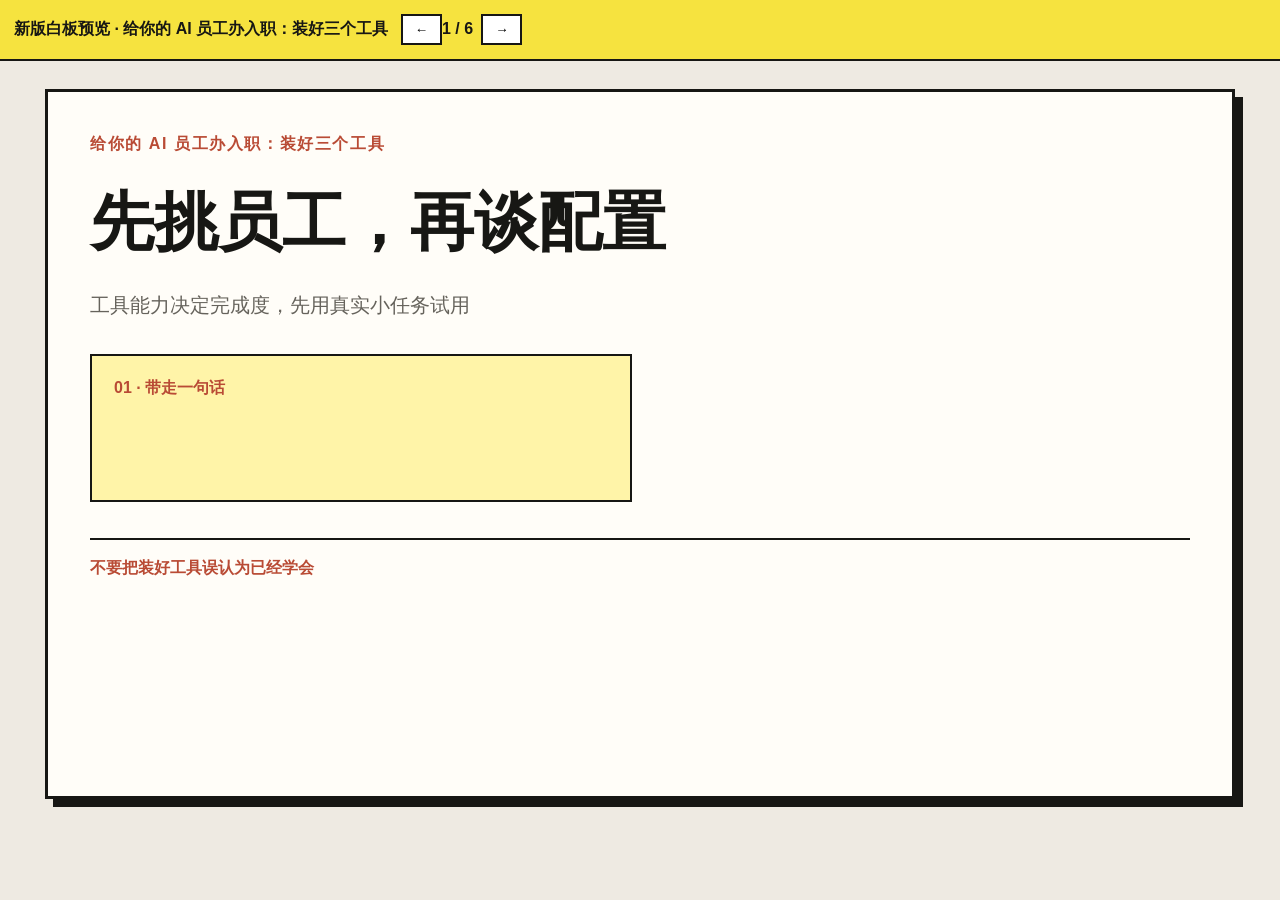
<file: excalidraw/preview.html>
<!doctype html><meta charset="utf-8"><title>第1节白板预览</title>
<style>body{margin:0;background:#eeeae2;color:#171714;font-family:Arial,"Microsoft YaHei",sans-serif}.bar{position:sticky;top:0;padding:14px;background:#f6e33f;border-bottom:2px solid #171714;font-weight:900}.bar button{margin-left:8px;padding:6px 12px;border:2px solid #171714;background:#fff;font-weight:800}.board{width:min(1100px,88vw);margin:28px auto;padding:42px;min-height:620px;background:#fffdf8;border:3px solid #171714;box-shadow:8px 8px #171714}.k{color:#b94b35;font-weight:900;letter-spacing:.1em}.t{font-size:clamp(30px,5vw,64px);font-weight:900;margin:24px 0}.s{font-size:20px;color:#66635c;line-height:1.5}.grid{display:grid;grid-template-columns:repeat(2,1fr);gap:16px;margin-top:34px}.c{padding:22px;border:2px solid #171714;background:#fff4a8;min-height:100px}.c:nth-child(2n){background:#dff0e8}.c b{color:#b94b35}.c p{font-size:20px;font-weight:800;line-height:1.4}.f{margin-top:36px;padding-top:18px;border-top:2px solid #171714;color:#b94b35;font-weight:900}@media(max-width:700px){.board{padding:24px}.grid{grid-template-columns:1fr}.s{font-size:16px}}</style>
<div class="bar">新版白板预览 · 给你的 AI 员工办入职：装好三个工具 <button id="p">←</button><span id="n"></span><button id="q">→</button></div><main id="a"></main>
<script>
let x,i=0;const a=document.querySelector('#a'),n=document.querySelector('#n');const e=s=>String(s||'').replace(/[&<>]/g,m=>({'&':'&amp;','<':'&lt;','>':'&gt;'}[m]));function r(){let z=x.screens[i],l=z.layout,items=l.cards||l.steps||l.items?.map(v=>({title:v,body:''}))||l.rows?.flat().map(v=>({title:'重点',body:v}))||[{title:'带走一句话',body:(l.lines||[]).join(' ')}];a.innerHTML='<section class="board"><div class="k">'+e(x.title)+'</div><div class="t">'+e(z.title)+'</div><div class="s">'+e(z.subtitle).replaceAll('\n','<br>')+'</div><div class="grid">'+items.map((v,j)=>'<div class="c"><b>'+String(j+1).padStart(2,'0')+' · '+e(v.title)+'</b><p>'+e(v.body).replaceAll('\n','<br>')+'</p></div>').join('')+'</div><div class="f">'+e(l.footer)+'</div></section>';n.textContent=(i+1)+' / '+x.screens.length}document.querySelector('#p').onclick=()=>{i=(i+5)%6;r()};document.querySelector('#q').onclick=()=>{i=(i+1)%6;r()};fetch('给你的 AI 员工办入职：装好三个工具.spec.json').then(r=>r.json()).then(v=>{x=v;r()});
</script>
</file>
